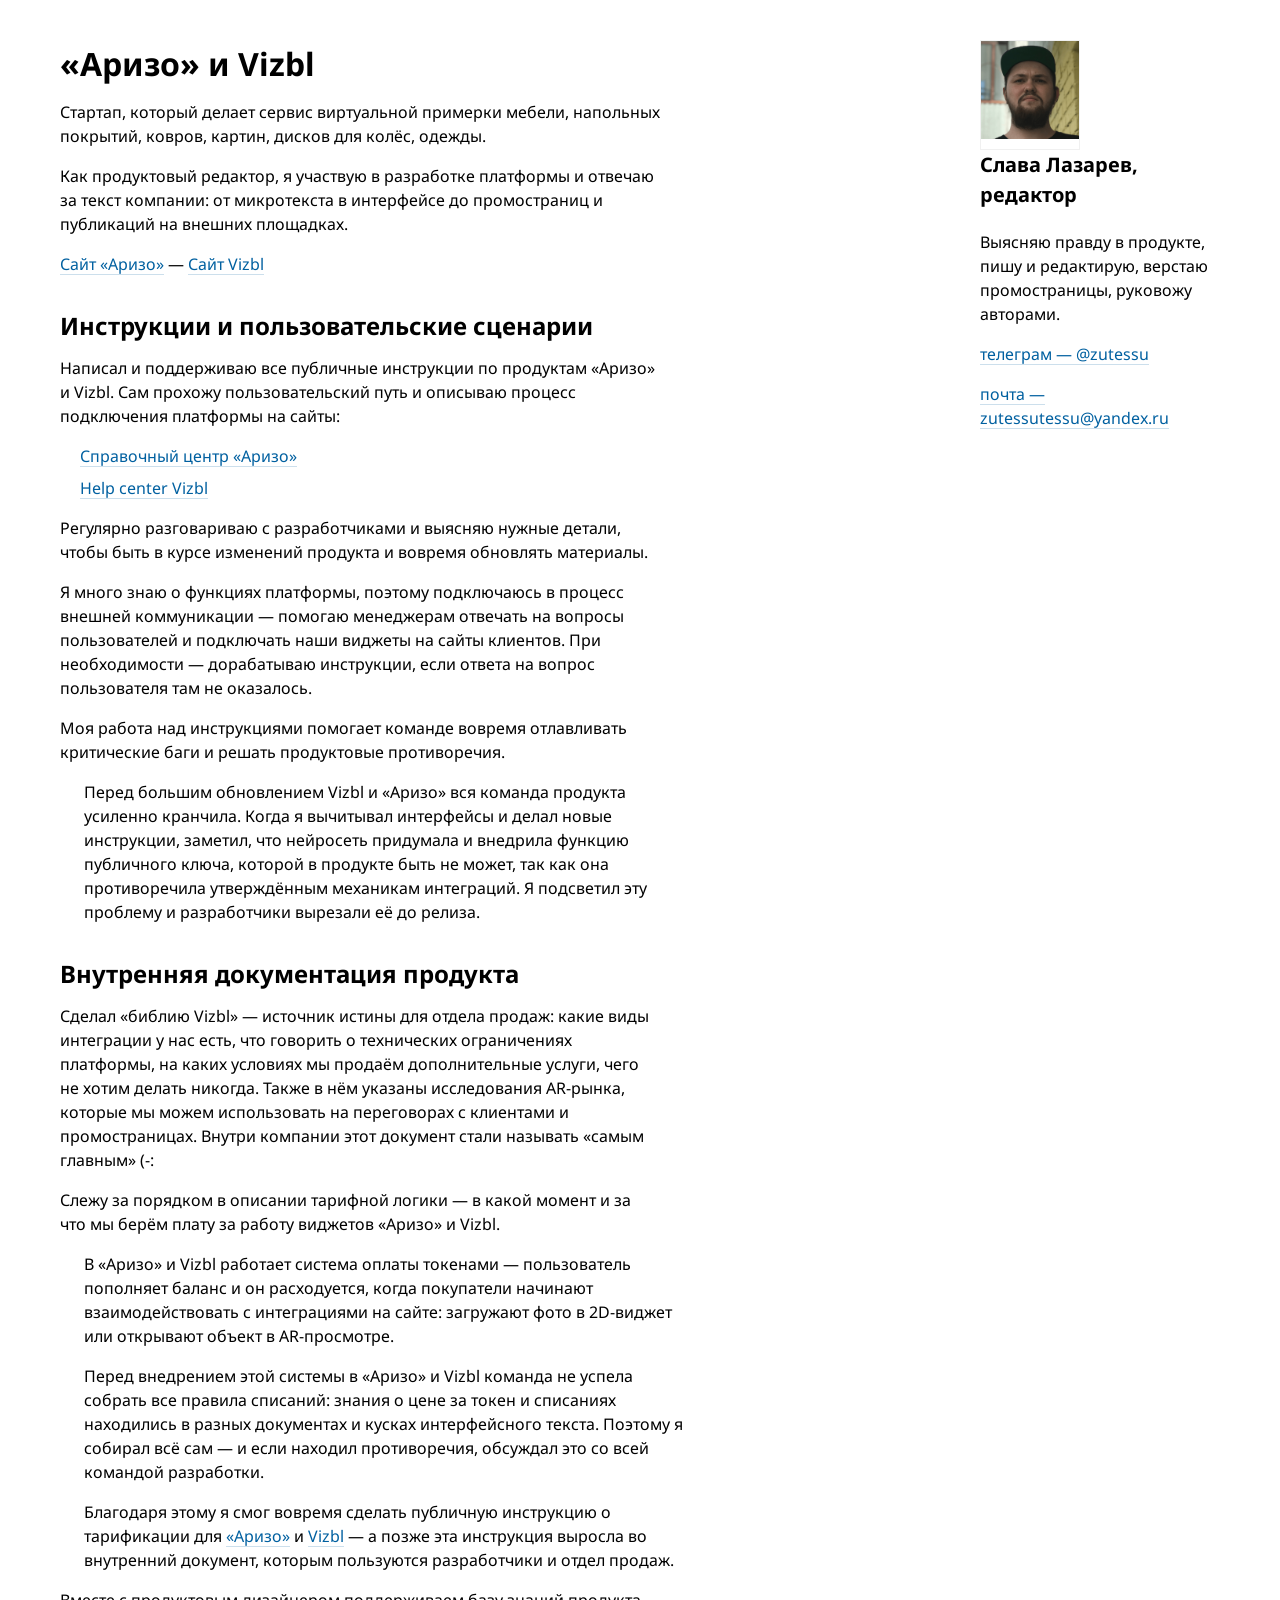
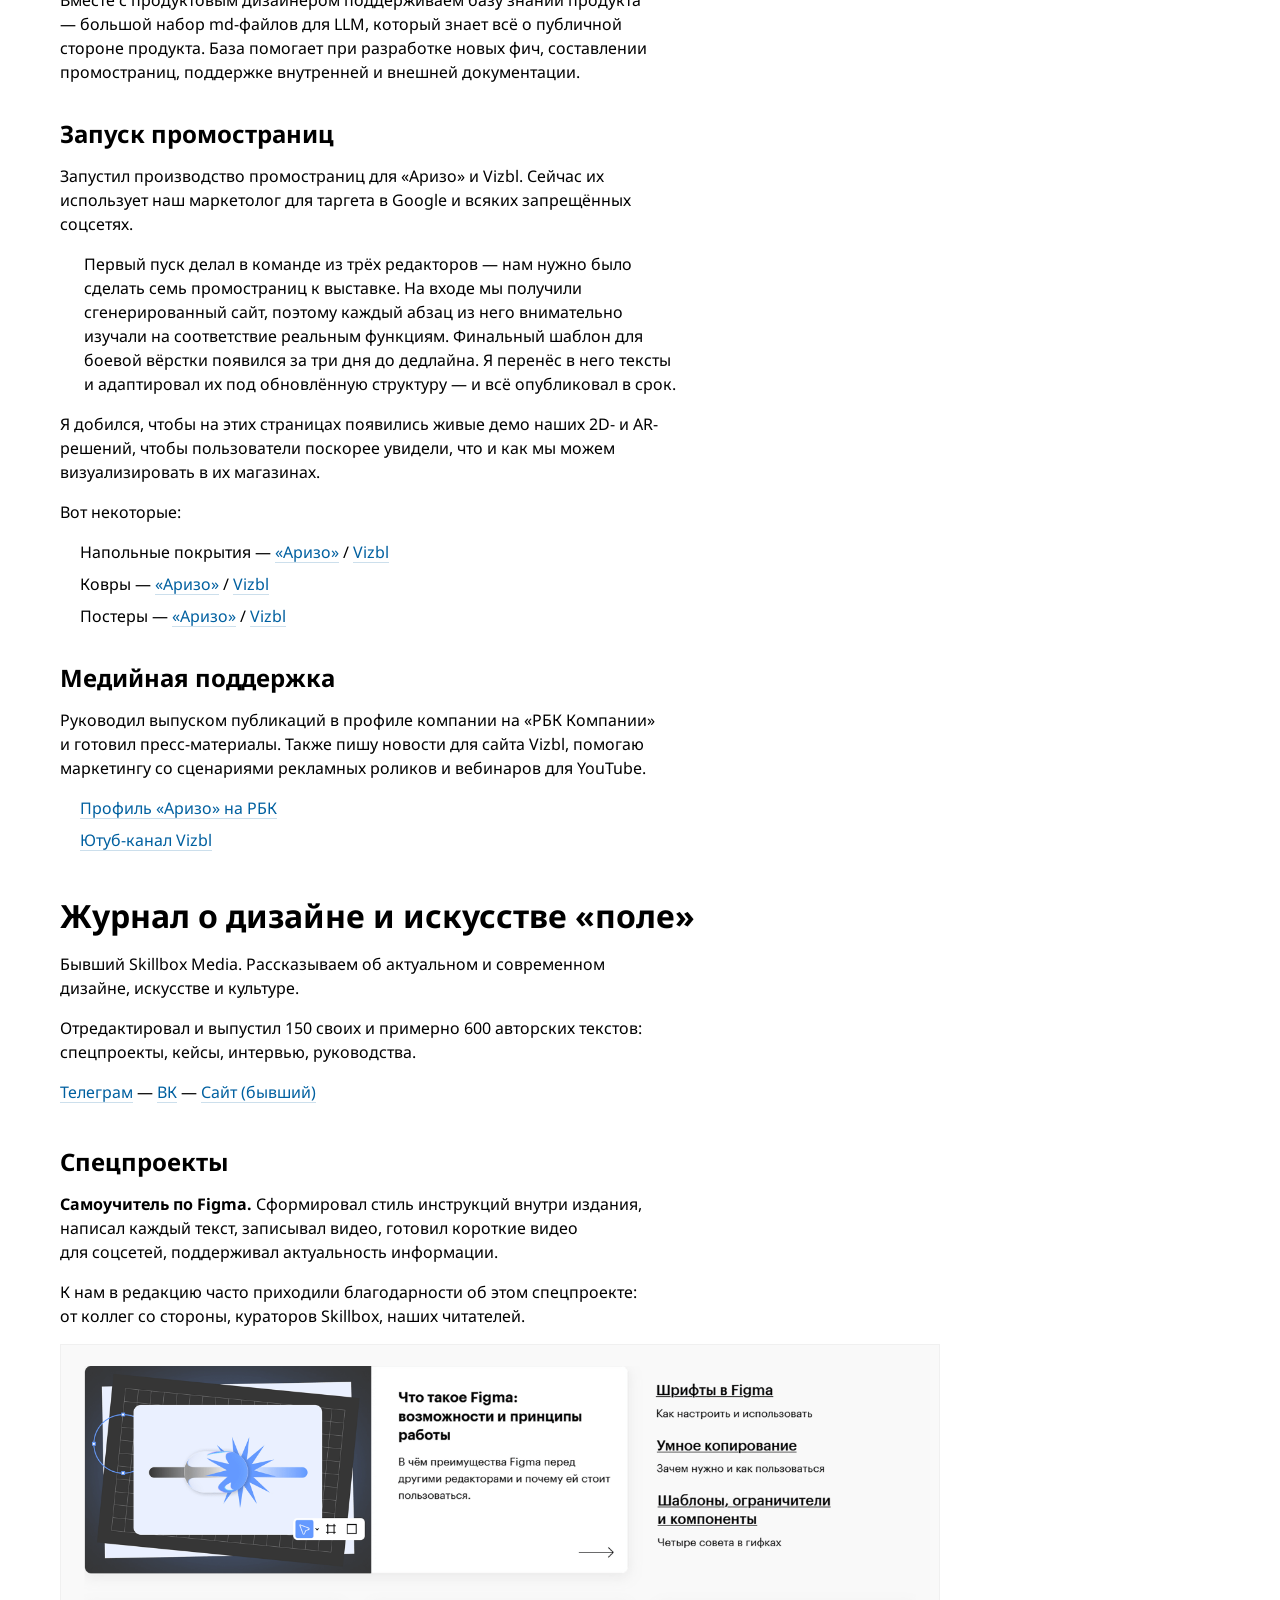
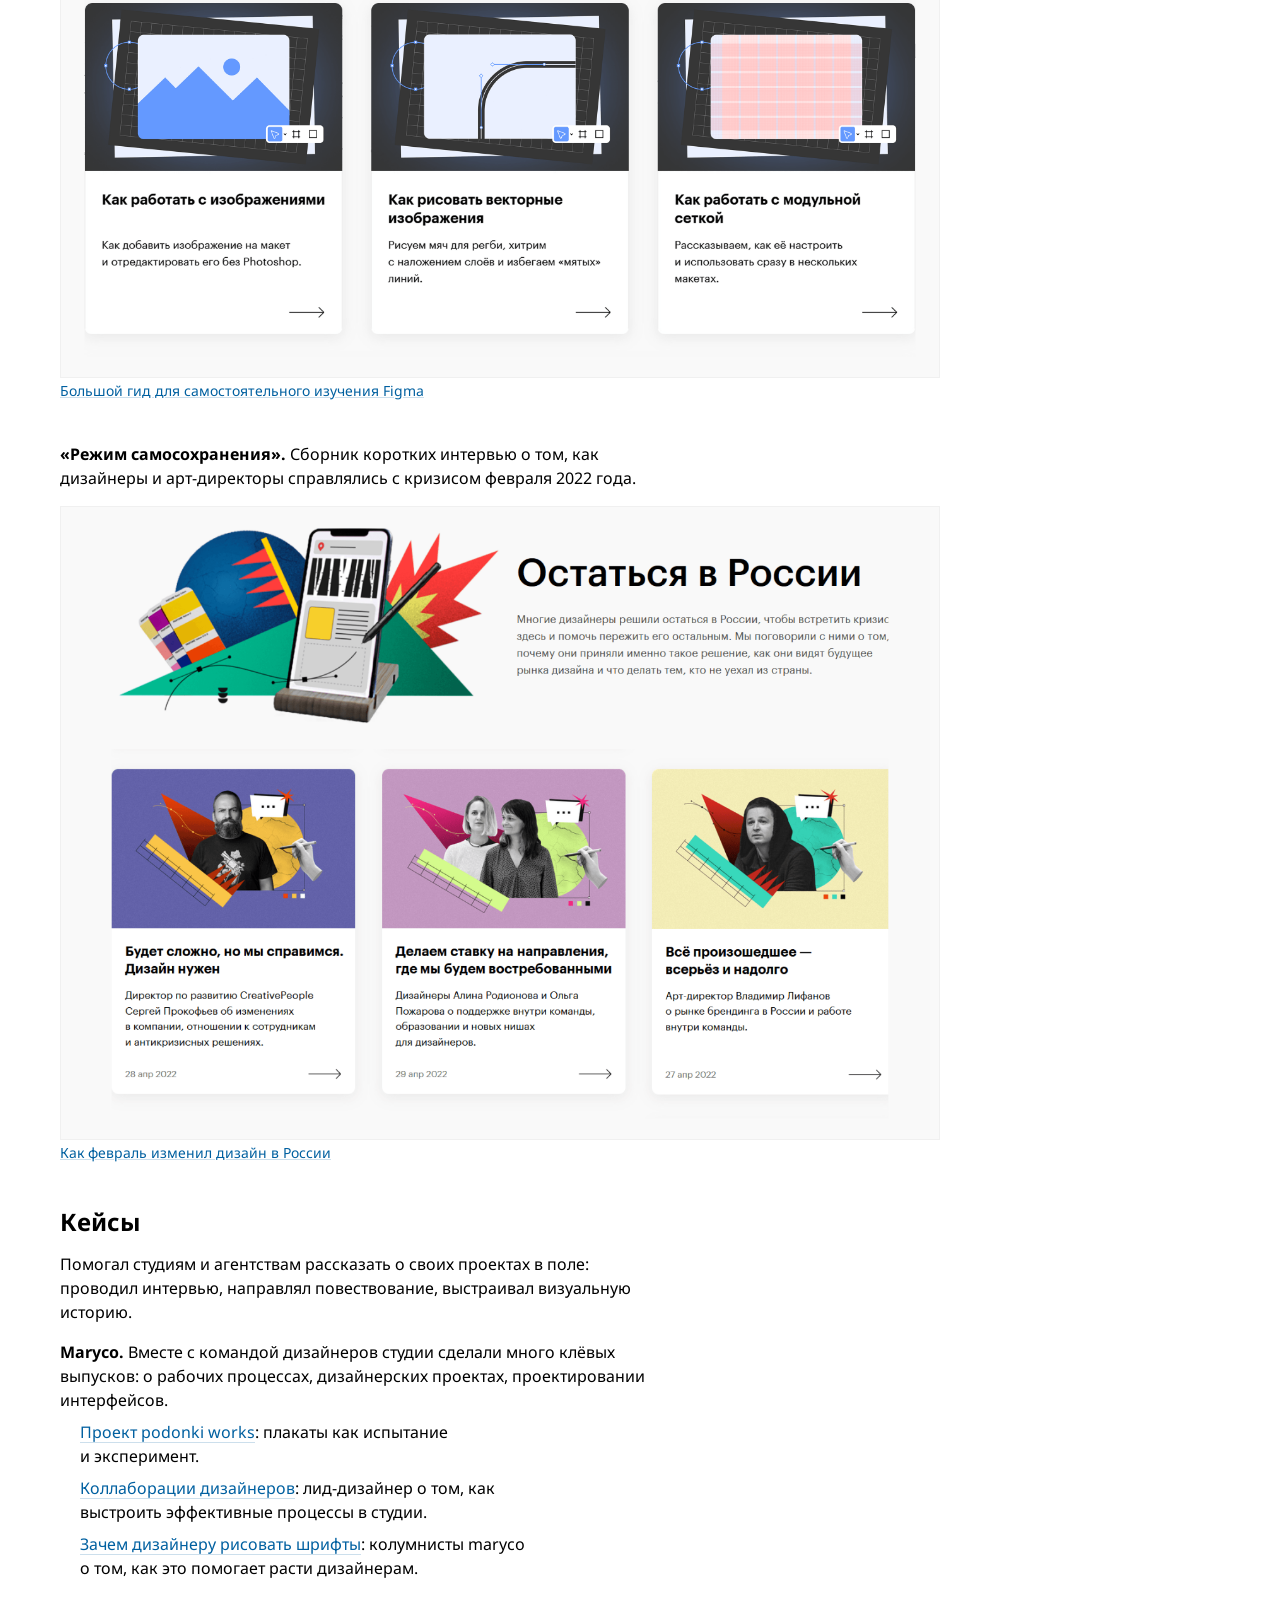
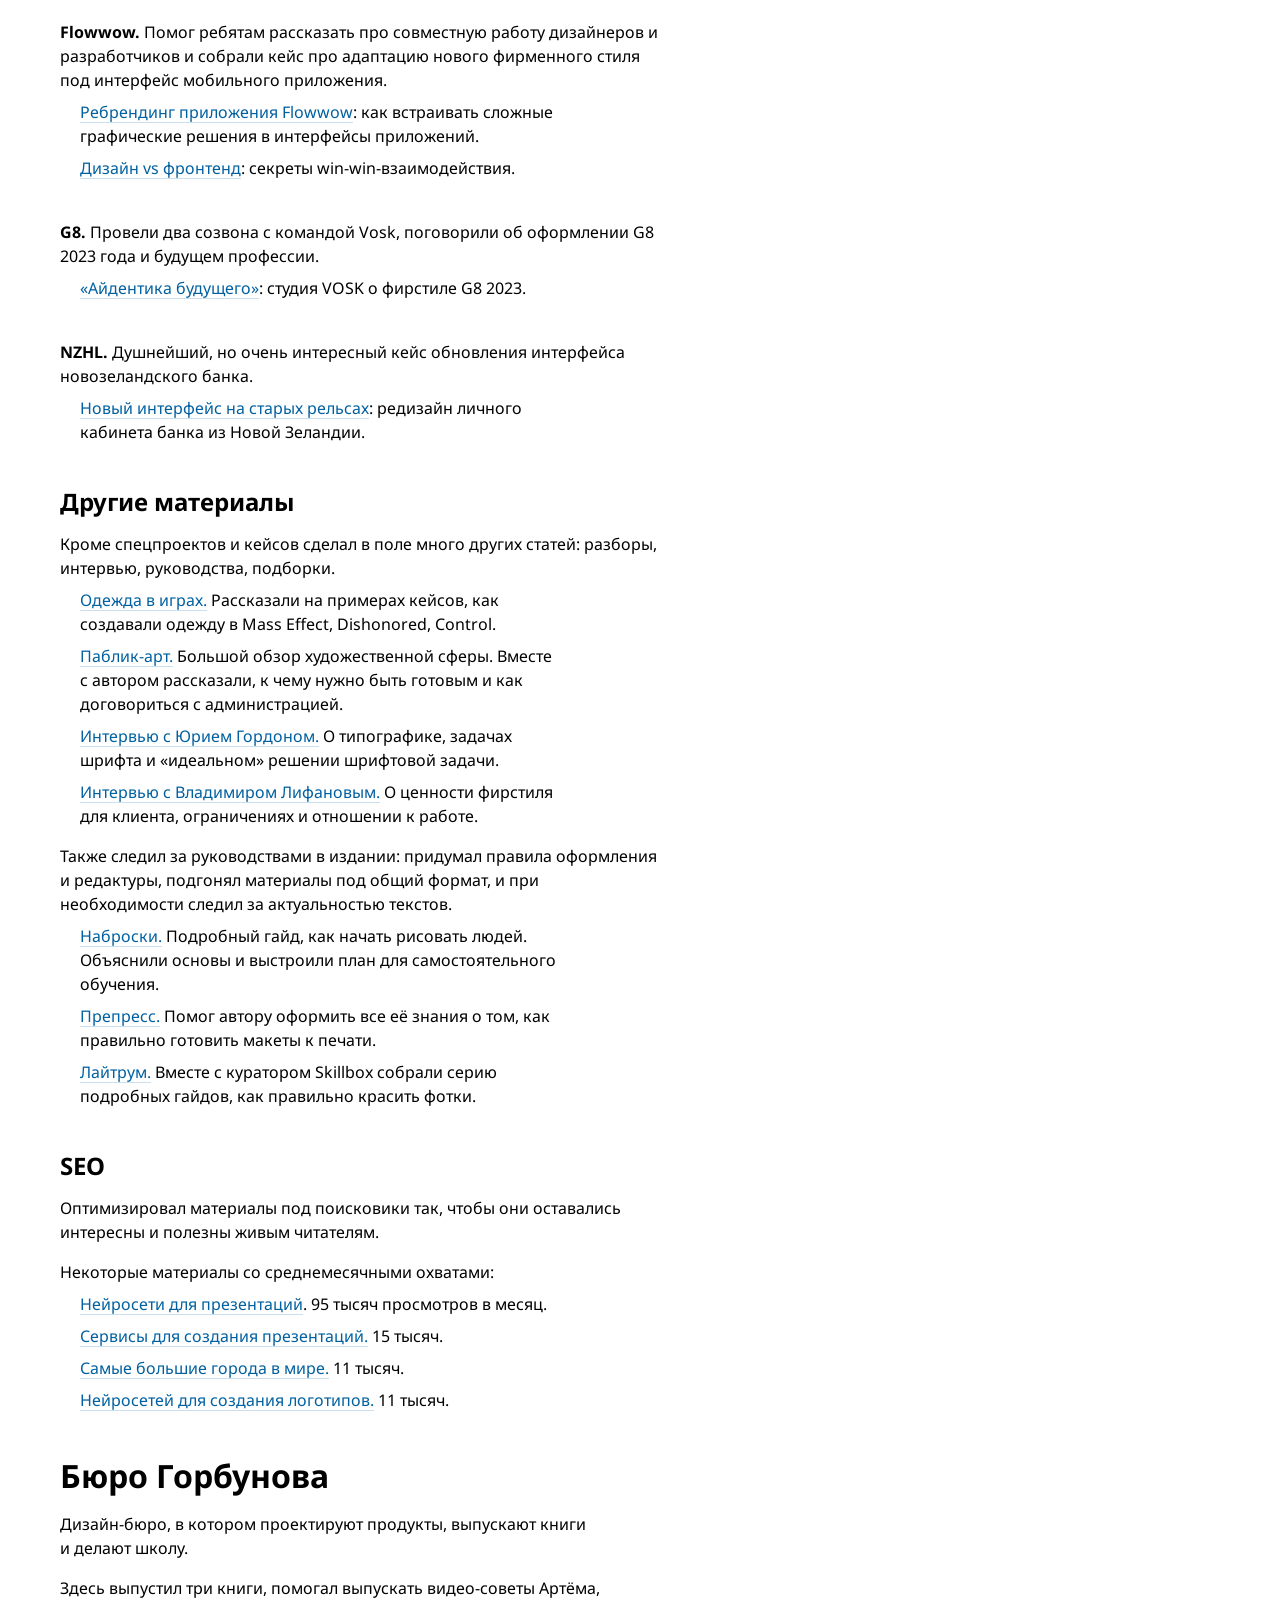
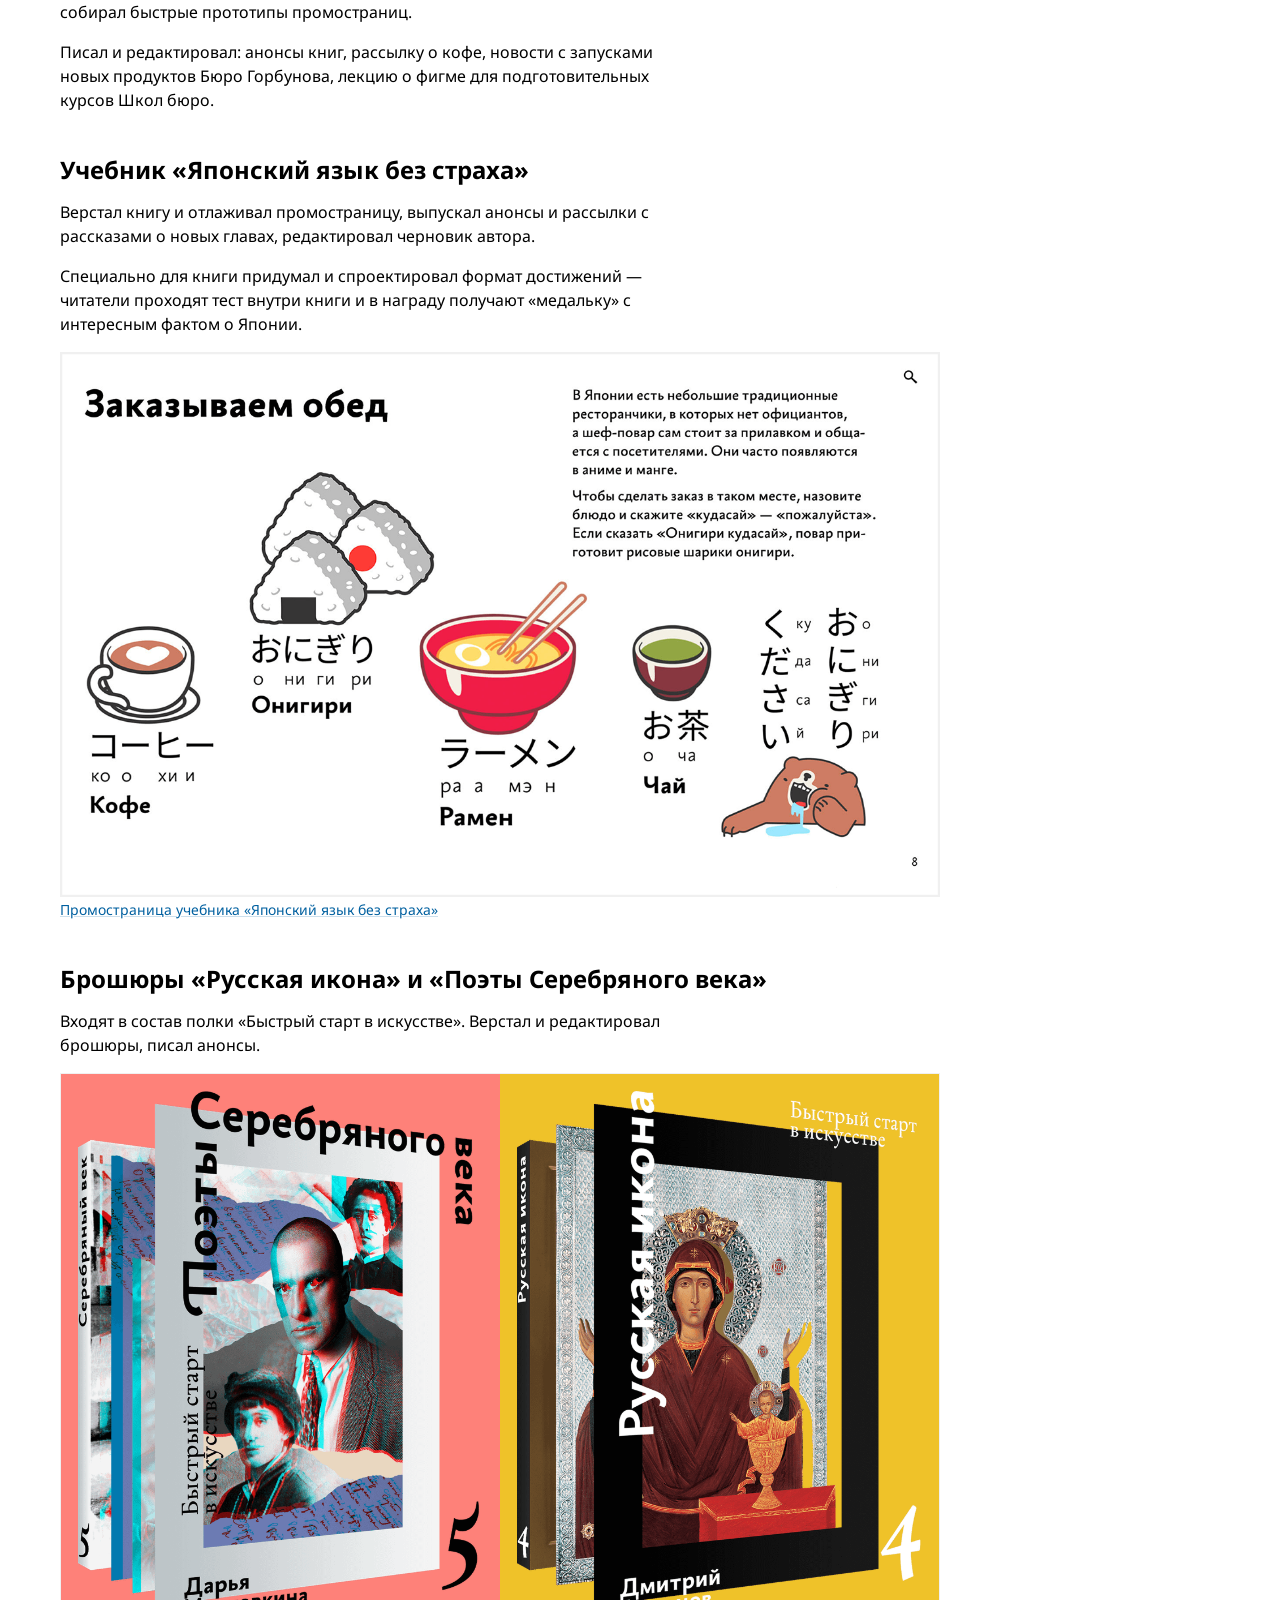
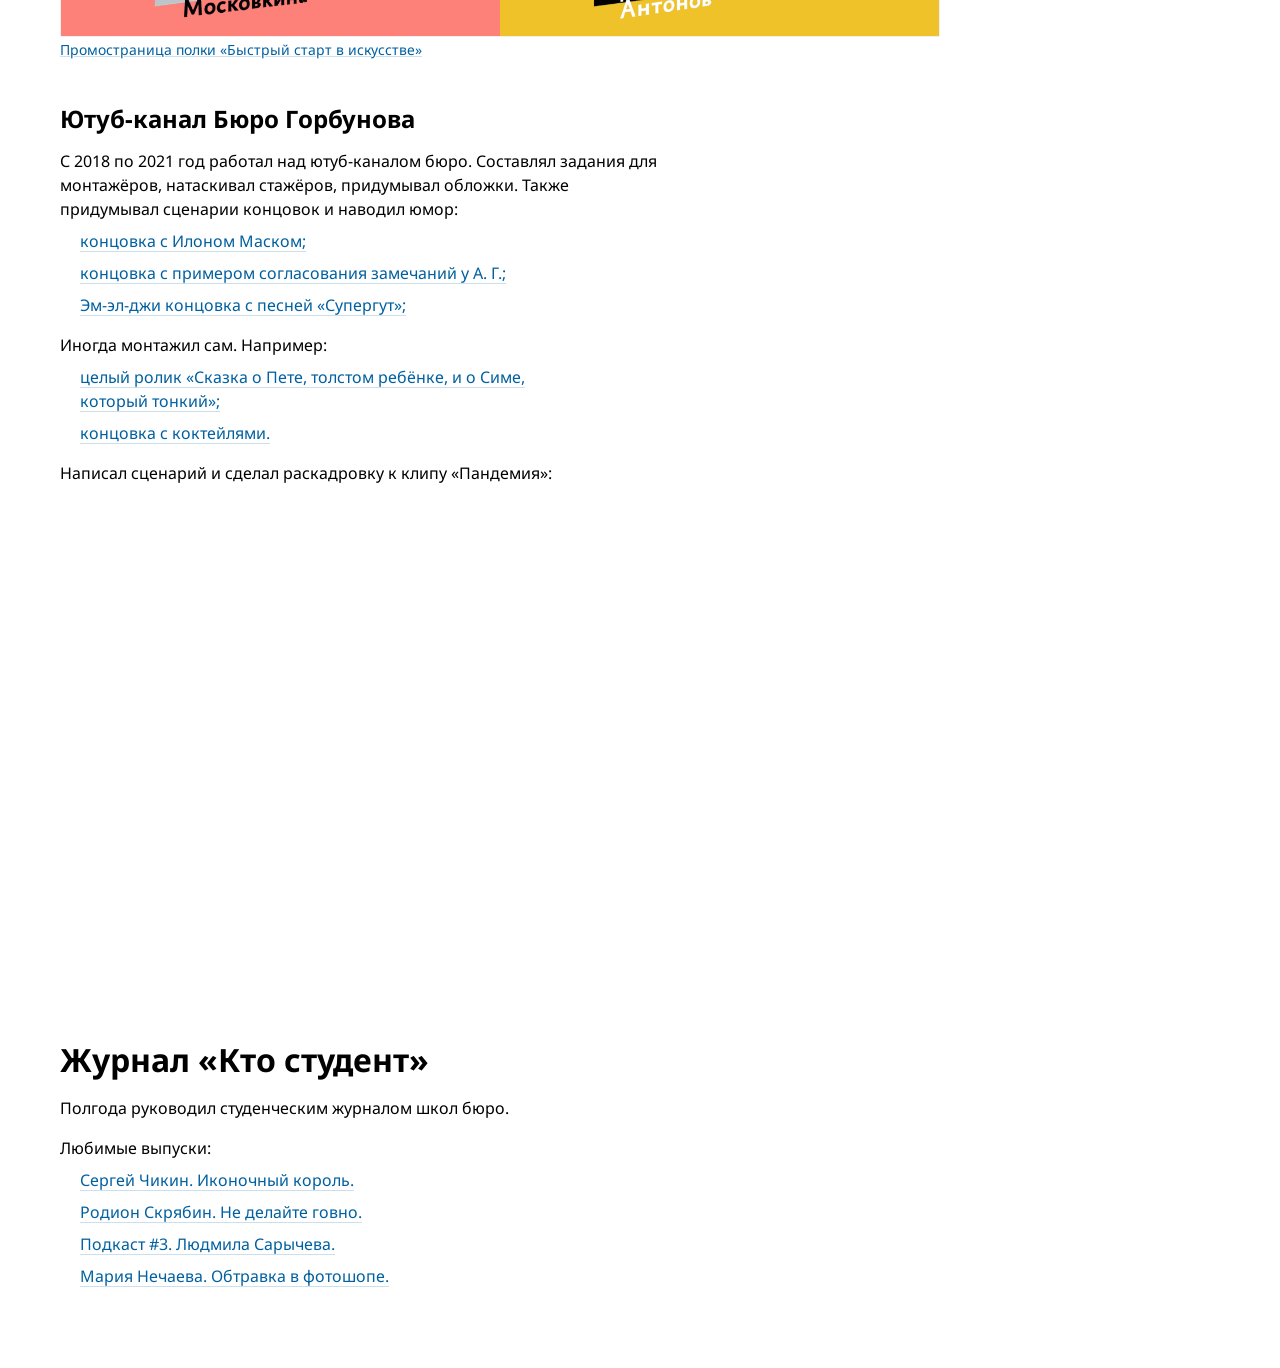
<file: index.html>
<!DOCTYPE html>
<html lang="ru">
<head>


    <!-- Здесь шапка с инфой. Тайтл — название страницы. Всё остальное — подключаем шрифт гугля Noto Sans. Если надо поменять, то это в цсс уже. Какой-нибудь кодой в вс-коде можно сделать-->
    <!-- По тексту. &nbsp; — это неразрывные пробелы-->
    <meta charset="UTF-8">
    <meta name="viewport" content="width=device-width, initial-scale=1.0">
    <title>Слава Лазарев. Портфолио редактора</title>
    <link rel="preconnect" href="https://fonts.googleapis.com">
    <link rel="preconnect" href="https://fonts.gstatic.com" crossorigin>
    <link href="https://fonts.googleapis.com/css2?family=Noto+Sans:wght@400;700&display=swap" rel="stylesheet">
    <link rel="stylesheet" href="style.css">
</head>
<body>
    <main class="main">
        <div class="container">
            <div class="layout">
                <!-- Сайдбар с фоткой-->
                <aside class="sidebar">
                    <img src="img/face.png" style="max-width: 100px; padding-bottom: 10px;" alt="Страница спецпроекта по Figma. На скриншоте 4 плашки со ссылками на часть статей.">
                    <h2 class="sidebar-title">Слава Лазарев, <br>редактор</h2>
                    <p class="section-text">Выясняю правду в продукте, пишу и редактирую, верстаю промостраницы, руковожу авторами.</p>
                    <p class="section-text"><a href="https://t.me/zutessu" target="_blank">телеграм&nbsp;— @zutessu</a></p>
                    <p class="section-text"><a href="mailto:zutessutessu@yandex.ru">почта&nbsp;— zutessutessu@yandex.ru</a></p>

                </aside>

                <div class="content">
                
                    <section class="section portfolio-project">
                        <h1 class="section-title">«Аризо» и Vizbl</h1>
                        <p class="section-text">Стартап, который делает сервис виртуальной примерки мебели, напольных покрытий, ковров, картин, дисков для колёс, одежды.</p>
                        <p class="section-text">Как продуктовый редактор, я участвую в разработке платформы и отвечаю за текст компании: от микротекста в интерфейсе до промостраниц и публикаций на внешних площадках.</p>
                        <p class="section-text"><a href="https://arizo.ru/" target="_blank">Сайт «Аризо»</a>&nbsp;— <a href="https://vizbl.com/" target="_blank">Сайт Vizbl</a></p>

                        <h2 class="section-title">Инструкции и пользовательские сценарии</h2>
                        <p class="section-text">Написал и поддерживаю все публичные инструкции по продуктам «Аризо» и Vizbl. Сам прохожу пользовательский путь и описываю процесс подключения платформы на сайты:</p>
                        <ul>
                            <li><a href="https://arizo.ru/help/" target="_blank">Справочный центр «Аризо»</a></li>
                            <li><a href="https://vizbl.com/helpcenter" target="_blank">Help center Vizbl</a></li>
                        </ul>
                        <p class="section-text">Регулярно разговариваю с разработчиками и выясняю нужные детали, чтобы быть в курсе изменений продукта и вовремя обновлять материалы.</p>
                        <p class="section-text">Я много знаю о функциях платформы, поэтому подключаюсь в процесс внешней коммуникации — помогаю менеджерам отвечать на вопросы пользователей и подключать наши виджеты на сайты клиентов. При необходимости — дорабатываю инструкции, если ответа на вопрос пользователя там не оказалось.</p>
                        <p class="section-text">Моя работа над инструкциями помогает команде вовремя отлавливать критические баги и решать продуктовые противоречия.</p>
                        <div class="portfolio-case">
                            <p class="section-text">Перед большим обновлением Vizbl и «Аризо» вся команда продукта усиленно кранчила. Когда я вычитывал интерфейсы и делал новые инструкции, заметил, что нейросеть придумала и внедрила функцию публичного ключа, которой в продукте быть не может, так как она противоречила утверждённым механикам интеграций. Я подсветил эту проблему и разработчики вырезали её до релиза.</p>
                        </div>

                        <h2 class="section-title">Внутренняя документация продукта</h2>
                        <p class="section-text">Сделал «библию Vizbl» — источник истины для отдела продаж: какие виды интеграции у нас есть, что говорить о технических ограничениях платформы, на каких условиях мы продаём дополнительные услуги, чего не хотим делать никогда. Также в нём указаны исследования AR-рынка, которые мы можем использовать на переговорах с клиентами и промостраницах. Внутри компании этот документ стали называть «самым главным» (-:</p>
                        <p class="section-text">Слежу за порядком в описании тарифной логики — в какой момент и за что мы берём плату за работу виджетов «Аризо» и Vizbl.</p>
                        <div class="portfolio-case">
                            <p class="section-text">В «Аризо» и Vizbl работает система оплаты токенами — пользователь пополняет баланс и он расходуется, когда покупатели начинают взаимодействовать с интеграциями на сайте: загружают фото в 2D-виджет или открывают объект в AR-просмотре.</p>
                            <p class="section-text">Перед внедрением этой системы в «Аризо» и Vizbl команда не успела собрать все правила списаний: знания о цене за токен и списаниях находились в разных документах и кусках интерфейсного текста. Поэтому я собирал всё сам — и если находил противоречия, обсуждал это со всей командой разработки.</p>
                            <p class="section-text">Благодаря этому я смог вовремя сделать публичную инструкцию о тарификации для <a href="https://arizo.ru/help/obshchie/kak-rabotaet-sistema-tokenov/" target="_blank">«Аризо»</a> и <a href="https://vizbl.com/helpcenter/how-the-token-system-works-in-vizbl" target="_blank">Vizbl</a> — а позже эта инструкция выросла во внутренний документ, которым пользуются разработчики и отдел продаж.</p>
                        </div>
                        <p class="section-text">Вместе с продуктовым дизайнером поддерживаем базу знаний продукта — большой набор md-файлов для LLM, который знает всё о публичной стороне продукта. База помогает при разработке новых фич, составлении промостраниц, поддержке внутренней и внешней документации.</p>

                        <h2 class="section-title">Запуск промостраниц</h2>
                        <p class="section-text">Запустил производство промостраниц для «Аризо» и Vizbl. Сейчас их использует наш маркетолог для таргета в Google и всяких запрещённых соцсетях.</p>
                        <div class="portfolio-case">
                            <p class="section-text">Первый пуск делал в команде из трёх редакторов — нам нужно было сделать семь промостраниц к выставке. На входе мы получили сгенерированный сайт, поэтому каждый абзац из него внимательно изучали на соответствие реальным функциям. Финальный шаблон для боевой вёрстки появился за три дня до дедлайна. Я перенёс в него тексты и адаптировал их под обновлённую структуру — и всё опубликовал в срок.</p>
                        </div>
                        <p class="section-text">Я добился, чтобы на этих страницах появились живые демо наших 2D- и AR-решений, чтобы пользователи поскорее увидели, что и как мы можем визуализировать в их магазинах.</p>
                        <p class="section-text">Вот некоторые:</p>
                        <ul>
                            <li>Напольные покрытия — <a href="https://arizo.ru/flooring/" target="_blank">«Аризо»</a> / <a href="https://vizbl.com/flooring" target="_blank">Vizbl</a></li>
                            <li>Ковры — <a href="https://arizo.ru/rugs/" target="_blank">«Аризо»</a> / <a href="https://vizbl.com/rugs" target="_blank">Vizbl</a></li>
                            <li>Постеры — <a href="https://arizo.ru/wall-art/" target="_blank">«Аризо»</a> / <a href="https://vizbl.com/wallart" target="_blank">Vizbl</a></li>
                        </ul>

                        <h2 class="section-title">Медийная поддержка</h2>
                        <p class="section-text">Руководил выпуском публикаций в профиле компании на «РБК Компании» и готовил пресс-материалы. Также пишу новости для сайта Vizbl, помогаю маркетингу со сценариями рекламных роликов и вебинаров для YouTube.</p>
                        <ul>
                            <li><a href="https://companies.rbc.ru/id/1217700604550-arizo/" target="_blank">Профиль «Аризо» на РБК</a></li>
                            <li><a href="https://www.youtube.com/@vizbl5994" target="_blank">Ютуб-канал Vizbl</a></li>
                        </ul>
                    </section>
                    <!-- Секция = один проект\описание конторы-->
                    <section class="section">
                    <!-- H1 — место работы -->
                        <h1 class="section-title">Журнал о&nbsp;дизайне и&nbsp;искусстве «поле»</h1>
                        <p class="section-text">Бывший Skillbox Media. Рассказываем об&nbsp;актуальном и&nbsp;современном дизайне, искусстве и&nbsp;культуре.</p>
                        <p class="section-text">Отредактировал и&nbsp;выпустил 150 своих и&nbsp;примерно 600 авторских текстов: спецпроекты, кейсы, интервью, руководства.</p>
                        <p class="section-text"><a href="https://t.me/poledsgn" target="_blank">Телеграм</a>&nbsp;— <a href="https://vk.com/poledsgn" target="_blank">ВК</a>&nbsp;— <a href="https://skillbox.ru/media/design/" target="_blank">Сайт (бывший)</a></p>
                    </section>


                    <!-- Секция с проектом -->
                    <section class="section">
                        <h2 class="section-title">Спецпроекты</h2>
                        <p class="section-text"><b>Самоучитель по&nbsp;Figma.</b> Сформировал стиль инструкций внутри издания, написал каждый текст, записывал видео, готовил короткие видео для&nbsp;соцсетей, поддерживал актуальность информации. </p>
                        <p class="section-text">К&nbsp;нам в&nbsp;редакцию часто приходили благодарности об&nbsp;этом спецпроекте: от&nbsp;коллег со&nbsp;стороны, кураторов Skillbox, наших читателей.</p>
                    
                    <!-- Картинка с подписью внутри ссылки — чтобы вся конструкция работала как кнопка. Таргет-бланк = чтобы открывалось в новой вкладке браузера -->   
                        <a href="https://skillbox.ru/media/design/samouchitel-po-figma/" target="_blank" class="figure">
                            <img src="img/figma.png" alt=" ">
                            <span class="caption">Большой гид для самостоятельного изучения Figma</span>
                        </a>
                    </section>


                    <section class="section">
                        <p class="section-text"><b>«Режим самосохранения».</b> Сборник коротких интервью о&nbsp;том, как дизайнеры и&nbsp;арт-директоры справлялись с&nbsp;кризисом февраля 2022 года.</p>
                        <a href="https://skillbox.ru/media/design/vesna-2022-novaya-realnost/" target="_blank" class="figure">
                            <img src="img/rejim.png" alt=" ">
                            <span class="caption">Как февраль изменил дизайн в&nbsp;России</span>
                        </a>
                    </section>

                    <section class="section">
                        <h2 class="section-title">Кейсы</h2>
                        <p class="section-text">Помогал студиям и&nbsp;агентствам рассказать о&nbsp;своих проектах в&nbsp;поле: проводил интервью, направлял повествование, выстраивал визуальную историю. </p>
                        <p class="section-text"><b>Maryco.</b> Вместе с&nbsp;командой дизайнеров студии сделали много клёвых выпусков: о&nbsp;рабочих процессах, дизайнерских проектах, проектировании интерфейсов. </p>
                        
                        
                    <!-- если внутри пункта списка есть ссылка, то она автоматом расширяется на весь пункт. внутри <a> можно указывать только то, что надо для обратной связи выделить -->      
                        <ul>
                            <li><a href="https://skillbox.ru/media/design/podonki-works-posters/" target="_blank">Проект podonki works</a>: плакаты как испытание и&nbsp;эксперимент.</li>
                            <li><a href="https://skillbox.ru/media/design/designer-collabs/" target="_blank">Коллаборации дизайнеров</a>: лид‑дизайнер о&nbsp;том, как выстроить эффективные процессы в&nbsp;студии.</li>
                            <li><a href="https://skillbox.ru/media/design/maryco-lettering-for-designers/" target="_blank">Зачем дизайнеру рисовать шрифты</a>: колумнисты maryco о&nbsp;том, как это помогает расти дизайнерам.</li>
                        </ul>


                    </section>
                    <section class="section">
                        <p class="section-text"><b>Flowwow.</b> Помог ребятам рассказать про совместную работу дизайнеров и разработчиков и собрали кейс про адаптацию нового фирменного стиля под интерфейс мобильного приложения. </p>
                        <ul>
                            <li><a href="https://skillbox.ru/media/design/flowwow-about-app-branding/" target="_blank">Ребрендинг приложения Flowwow</a>: как встраивать сложные графические решения в интерфейсы приложений.</li>
                            <li><a href="https://skillbox.ru/media/design/design-and-code-friends/" target="_blank">Дизайн vs фронтенд</a>: секреты win‑win‑взаимодействия.</li>
                        </ul>
                    </section>


                    <section class="section">
                        <p class="section-text"><b>G8.</b> Провели два созвона с командой Vosk, поговорили об оформлении G8 2023 года и будущем профессии. </p>
                        <ul>
                            <li><a href="https://skillbox.ru/media/design/g8-vosk-style/" target="_blank">«Айдентика будущего»</a>: студия VOSK о фирстиле G8 2023.</li>
                        </ul>
                    </section>
                    <section class="section">
                        <p class="section-text"><b>NZHL.</b> Душнейший, но очень интересный кейс обновления интерфейса новозеландского банка. </p>
                        <ul>
                            <li><a href="https://skillbox.ru/media/design/new-zealand-nzhl/" target="_blank">Новый интерфейс на старых рельсах</a>: редизайн личного кабинета банка из Новой Зеландии.</li>
                        </ul>
                    </section>

                    <section class="section">
                    <h2 class="section-title">Другие материалы</h2>
                    <p class="section-text">Кроме спецпроектов и&nbsp;кейсов сделал в&nbsp;поле много других статей: разборы, интервью, руководства, подборки.</p>
                        <ul>
                            <li><a href="https://skillbox.ru/media/design/clothes-in-video-games/" target="_blank">Одежда в&nbsp;играх.</a> Рассказали на&nbsp;примерах кейсов, как создавали одежду в&nbsp;Mass Effect, Dishonored, Control.</li>
                            <li><a href="https://skillbox.ru/media/design/pablikart-v-rossii-kak-khudozhniku-vyyti-na-gorodskuyu-stsenu/" target="_blank">Паблик-арт.</a> Большой обзор художественной сферы. Вместе с&nbsp;автором рассказали, к&nbsp;чему нужно быть готовым и&nbsp;как договориться с&nbsp;администрацией.</li>
                            <li><a href="https://skillbox.ru/media/design/interview-yuri-gordon/" target="_blank">Интервью с&nbsp;Юрием Гордоном.</a> О&nbsp;типографике, задачах шрифта и&nbsp;«идеальном» решении шрифтовой задачи.</li>
                            <li><a href="https://skillbox.ru/media/design/interview-vladimir-lifanov/" target="_blank">Интервью с&nbsp;Владимиром Лифановым.</a> О&nbsp;ценности фирстиля для клиента, ограничениях и&nbsp;отношении к&nbsp;работе.</li>
                        </ul>

                        <p class="section-text">Также следил за&nbsp;руководствами в&nbsp;издании: придумал правила оформления и&nbsp;редактуры, подгонял материалы под общий формат, и&nbsp;при необходимости следил за&nbsp;актуальностью текстов.</p>
                        <ul>
                            <li><a href="https://skillbox.ru/media/design/kak_nauchitsya_risovat_nabrosok_cheloveka/" target="_blank">Наброски.</a> Подробный гайд, как начать рисовать людей. Объяснили основы и&nbsp;выстроили план для самостоятельного обучения. </li>
                            <li><a href="https://skillbox.ru/media/design/pre-press-basics/" target="_blank">Препресс.</a> Помог автору оформить все её знания о&nbsp;том, как правильно готовить макеты к&nbsp;печати.</li>
                            <li><a href="https://skillbox.ru/media/design/lightroom-basics-exposure/" target="_blank">Лайтрум.</a> Вместе с&nbsp;куратором Skillbox собрали серию подробных гайдов, как правильно красить фотки.</li>
                        </ul>
                    </section>

                    <section class="section">
                    <h2 class="section-title">SEO</h2>
                    <p class="section-text">Оптимизировал материалы под поисковики&nbsp;так, чтобы&nbsp;они оставались интересны и&nbsp;полезны живым читателям.</p>
                    <p class="section-text">Некоторые материалы со&nbsp;среднемесячными охватами:</p>
                        <ul>
                            <li><a href="https://skillbox.ru/media/design/6-ai-presents/" target="_blank">Нейросети для презентаций</a>. 95 тысяч&nbsp;просмотров в&nbsp;месяц.</li>
                            <li><a href="https://skillbox.ru/media/design/10-ai-for-logos/" target="_blank">Cервисы для создания презентаций.</a> 15&nbsp;тысяч.</li>
                            <li><a href="https://skillbox.ru/media/design/biggest-little-city/" target="_blank">Самые большие города в мире.</a> 11&nbsp;тысяч.</li>
                            <li><a href="https://skillbox.ru/media/design/10-ai-for-logos/" target="_blank">Нейросетей для создания логотипов.</a> 11&nbsp;тысяч.</li>
                        </ul>

                    </section>


                    <section class="section">
                        <h1 class="section-title">Бюро Горбунова</h1>
                        <p class="section-text">Дизайн-бюро, в&nbsp;котором проектируют продукты, выпускают книги и&nbsp;делают школу.</p>
                        <p class="section-text">Здесь выпустил три книги, помогал выпускать видео-советы Артёма, собирал быстрые прототипы промостраниц.</p>
                        <p class="section-text">Писал и&nbsp;редактировал: анонсы книг, рассылку о&nbsp;кофе, новости с&nbsp;запусками новых продуктов Бюро Горбунова, лекцию о&nbsp;фигме для подготовительных курсов Школ бюро.</p>
                    </section>

                    <section class="section">
                        <h2 class="section-title">Учебник «Японский язык без страха»</h2>
                        <p class="section-text">Верстал книгу и отлаживал промостраницу, выпускал анонсы и рассылки с рассказами о новых главах, редактировал черновик автора. </p>
                        <p class="section-text">Специально для книги придумал и спроектировал формат достижений — читатели проходят тест внутри книги и в награду получают «медальку» с интересным фактом о Японии.</p>
                        <a href="https://bureau.ru/projects/book-japanese/" target="_blank" class="figure">
                            <img src="img/bureau_jap.png" alt=" ">
                            <span class="caption">Промостраница учебника «Японский язык без страха»</span>
                        </a>
                    </section>

                    <section class="section">
                        <h2 class="section-title">Брошюры «Русская икона» и «Поэты Серебряного века»</h2>
                        <p class="section-text">Входят в состав полки «Быстрый старт в искусстве». Верстал и редактировал брошюры, писал анонсы. </p>
                        <a href="https://bureau.ru/projects/bookshelf-levelone/" target="_blank" class="figure">
                            <img src="img/levelone.png" alt=" ">
                            <span class="caption">Промостраница полки «Быстрый старт в искусстве»</span>
                        </a>
                    </section>
                    <section class="section">
                        <h2 class="section-title">Ютуб-канал Бюро Горбунова</h2>
                        <p class="section-text">С&nbsp;2018 по&nbsp;2021 год работал над ютуб-каналом бюро. Составлял задания для монтажёров, натаскивал стажёров, придумывал обложки. Также придумывал сценарии концовок и&nbsp;наводил юмор:</p>
                        <ul>
                            <li><a href="https://www.youtube.com/watch?t=484&v=kBvj2dpVGSo&feature=youtu.be" target="_blank">концовка с&nbsp;Илоном Маском;</a></li>
                            <li><a href="https://www.youtube.com/watch?t=464&v=WIFG_yQMCz8&feature=youtu.be" target="_blank">концовка с&nbsp;примером согласования замечаний у&nbsp;А.&nbsp;Г.;</a></li>
                            <li><a href="https://www.youtube.com/watch?t=333&v=P0YUjZ-5sC4&feature=youtu.be" target="_blank">Эм-эл-джи концовка с&nbsp;песней «Супергут»;</a></li>
                        </ul>

                        <p class="section-text">Иногда монтажил сам. Например:</p>
                        <ul>
                            <li><a href="https://www.youtube.com/watch?v=L0hyEvqbj9g&feature=youtu.be" target="_blank">целый ролик «Сказка о&nbsp;Пете, толстом ребёнке, и&nbsp;о&nbsp;Симе, который тонкий»;</a></li>
                            <li><a href="https://www.youtube.com/watch?t=640&v=BKypqgkBVgw&feature=youtu.be" target="_blank">концовка с&nbsp;коктейлями.</a></li>
                        </ul>
                        <p class="section-text">Написал сценарий и&nbsp;сделал раскадровку к&nbsp;клипу «Пандемия»:</p>
                        
                        <div class="video-wrapper">
                            <!-- ютубовский эмбед работает хитрожопо. чтобы не париться, меняйте только src="..." из эмбеда. Оболочка   <div class="video-wrapper"> вокруг видоса должна быть обязательно-->
                            <iframe src="https://www.youtube.com/embed/00sTUu2C_Gc?si=rbEhkv0i6A_RRs2P" title="YouTube video player" frameborder="0" allow="accelerometer; autoplay; clipboard-write; encrypted-media; gyroscope; picture-in-picture; web-share" referrerpolicy="strict-origin-when-cross-origin" allowfullscreen></iframe>
                        </div>


                    </section>
                    <section class="section">
                        <h1 class="section-title">Журнал «Кто студент»</h1>
                        <p class="section-text">Полгода руководил студенческим журналом школ бюро.</p>
                        <p class="section-text">Любимые выпуски:</p>
                        <ul>
                            <li><a href="https://ktostudent.ru/sergey-chikin/" target="_blank">Сергей Чикин. Иконочный король.</a></li>
                            <li><a href="https://ktostudent.ru/rodion-skryabin/" target="_blank">Родион Скрябин. Не делайте говно.</a></li>
                            <li><a href="https://ktostudent.ru/luda-sarycheva-pod/" target="_blank">Подкаст #3. Людмила Сарычева.</a></li>
                            <li><a href="https://ktostudent.ru/maria-nechaeva-photoshop/" target="_blank">Мария Нечаева. Обтравка в&nbsp;фотошопе.</a></li>

                        </ul>
                    </section>

                </div>
            </div>
        </div>
    </main>
</body>
</html>
</file>
<file: style.css>
/* Reset & Base */
*,
*::before,
*::after {
    box-sizing: border-box;
    margin: 0;
    padding: 0;
}

html {
    font-size: 16px;
    scroll-behavior: smooth;
}

body {
    font-family: 'Noto Sans', sans-serif;
    line-height: 1.5;
    color: #000;
    background-color: #fff;
}

img {
    max-width: 100%;
    height: auto;
    display: block;
    border: 1px solid rgba(204, 204, 204, 0.3);
}

a {
    color: #0060a0;
    text-decoration: none;
    box-shadow: inset 0 -1px 0 rgba(0, 96, 160, 0.2);
}

a:visited {
    box-shadow: inset 0 -1px 0 rgba(0, 96, 160, 0.2);
}

a:hover {
    color: #dd0073;
    box-shadow: inset 0 -1px 0 #dd0073;
}

ul {
    list-style: none;
    margin-top: -8px;
    margin-bottom: 16px;
    max-width: 500px;
}

ul li {
    position: relative;
    padding-left: 20px;
    margin-bottom: 8px;
}

ul li a::before {
    content: "";
    position: absolute;
    top: 0;
    left: 0;
    right: 0;
    bottom: 0;
}

/* Container */
.container {
    max-width: 1200px;
    margin: 0 auto;
    padding: 0 20px;
}

/* Header */
.header {
    padding: 20px 0;
    background-color: #f8f8f8;
}

.nav {
    display: flex;
    justify-content: space-between;
    align-items: center;
}

.logo {
    font-size: 1.5rem;
    font-weight: 700;
}

.nav-list {
    display: flex;
    gap: 30px;
}

.nav-link {
    transition: color 0.2s;
}

.nav-link:hover {
    color: #0066cc;
}

/* Main */
.main {
    min-height: 100vh;
    padding: 40px 0;
}

/* Layout 1:4 */
.layout {
    display: flex;
    gap: 40px;
}

.sidebar {
    flex: 1;
    min-width: 240px;
    padding: 0;
    border-radius: 8px;
    order: 2;
}

.sidebar ul li {
    padding-left: 0;
}

.content {
    flex: 4;
    order: 1;
}

.sidebar-title {
    margin-bottom: 20px;
    font-size: 1.25rem;
}

.sidebar-list {
    display: flex;
    flex-direction: column;
    gap: 10px;
}

.sidebar-link {
    display: block;
    padding: 8px 12px;
    border-radius: 4px;
    transition: background-color 0.2s;
}

.sidebar-link:hover {
    background-color: #e0e0e0;
}

/* Sections */
.section {
    margin-bottom: 40px;
}

.section-title {
    margin-bottom: 12px;
    font-size: 1.5rem;
}

h1.section-title {
    font-size: 2rem;
}

.section-text {
    max-width: 600px;
    margin-bottom: 16px;
}

.section-text:last-child {
    margin-bottom: 0;
}

.caption {
    display: inline;
    margin-top: 4px;
    font-size: 14px;
    text-decoration: underline;
    text-decoration-color: rgba(0, 96, 160, 0.2);
    text-underline-offset: 1px;
}

.figure {
    display: block;
    box-shadow: none;
    color: #0060a0;
    text-decoration: none;
}

.figure:hover {
    color: #ff0084;
    box-shadow: none;
}

.video-wrapper {
    position: relative;
    width: 100%;
    padding-bottom: 56.25%;
}

.video-wrapper iframe {
    position: absolute;
    top: 0;
    left: 0;
    width: 100%;
    height: 100%;
}

.figure:hover .caption {
    text-decoration-color: #ff0084;
}

/* Grid 2 columns */
.grid-2 {
    display: flex;
    gap: 20px;
}

.grid-2-item {
    flex: 1;
}

.grid-2-title {
    margin-bottom: 12px;
    font-size: 1.125rem;
    font-weight: 600;
}

.grid-2-text {
    max-width: 600px;
}

/* Footer */
.footer {
    padding: 30px 0;
    background-color: #333;
    color: #fff;
    text-align: center;
}

/* Utility */
.visually-hidden {
    position: absolute;
    width: 1px;
    height: 1px;
    margin: -1px;
    border: 0;
    padding: 0;
    white-space: nowrap;
    clip-path: inset(100%);
    clip: rect(0 0 0 0);
    overflow: hidden;
}

/* Mobile */
@media (max-width: 768px) {
    .layout {
        flex-direction: column;
        gap: 20px;
    }

    .sidebar {
        order: 1;
        min-width: 0;
    }

    .content {
        order: 2;
    }

    .section-text {
        max-width: 100%;
    }

    ul {
        max-width: 100%;
    }
}
/* Product portfolio cases */
.portfolio-project h2.section-title {
    margin-top: 32px;
}

.portfolio-project ul {
    margin-top: 0;
}

.portfolio-case {
    margin-left: 24px;
    margin-bottom: 16px;
}

@media (max-width: 768px) {
    .portfolio-case {
        margin-left: 16px;
    }
}
</file>
